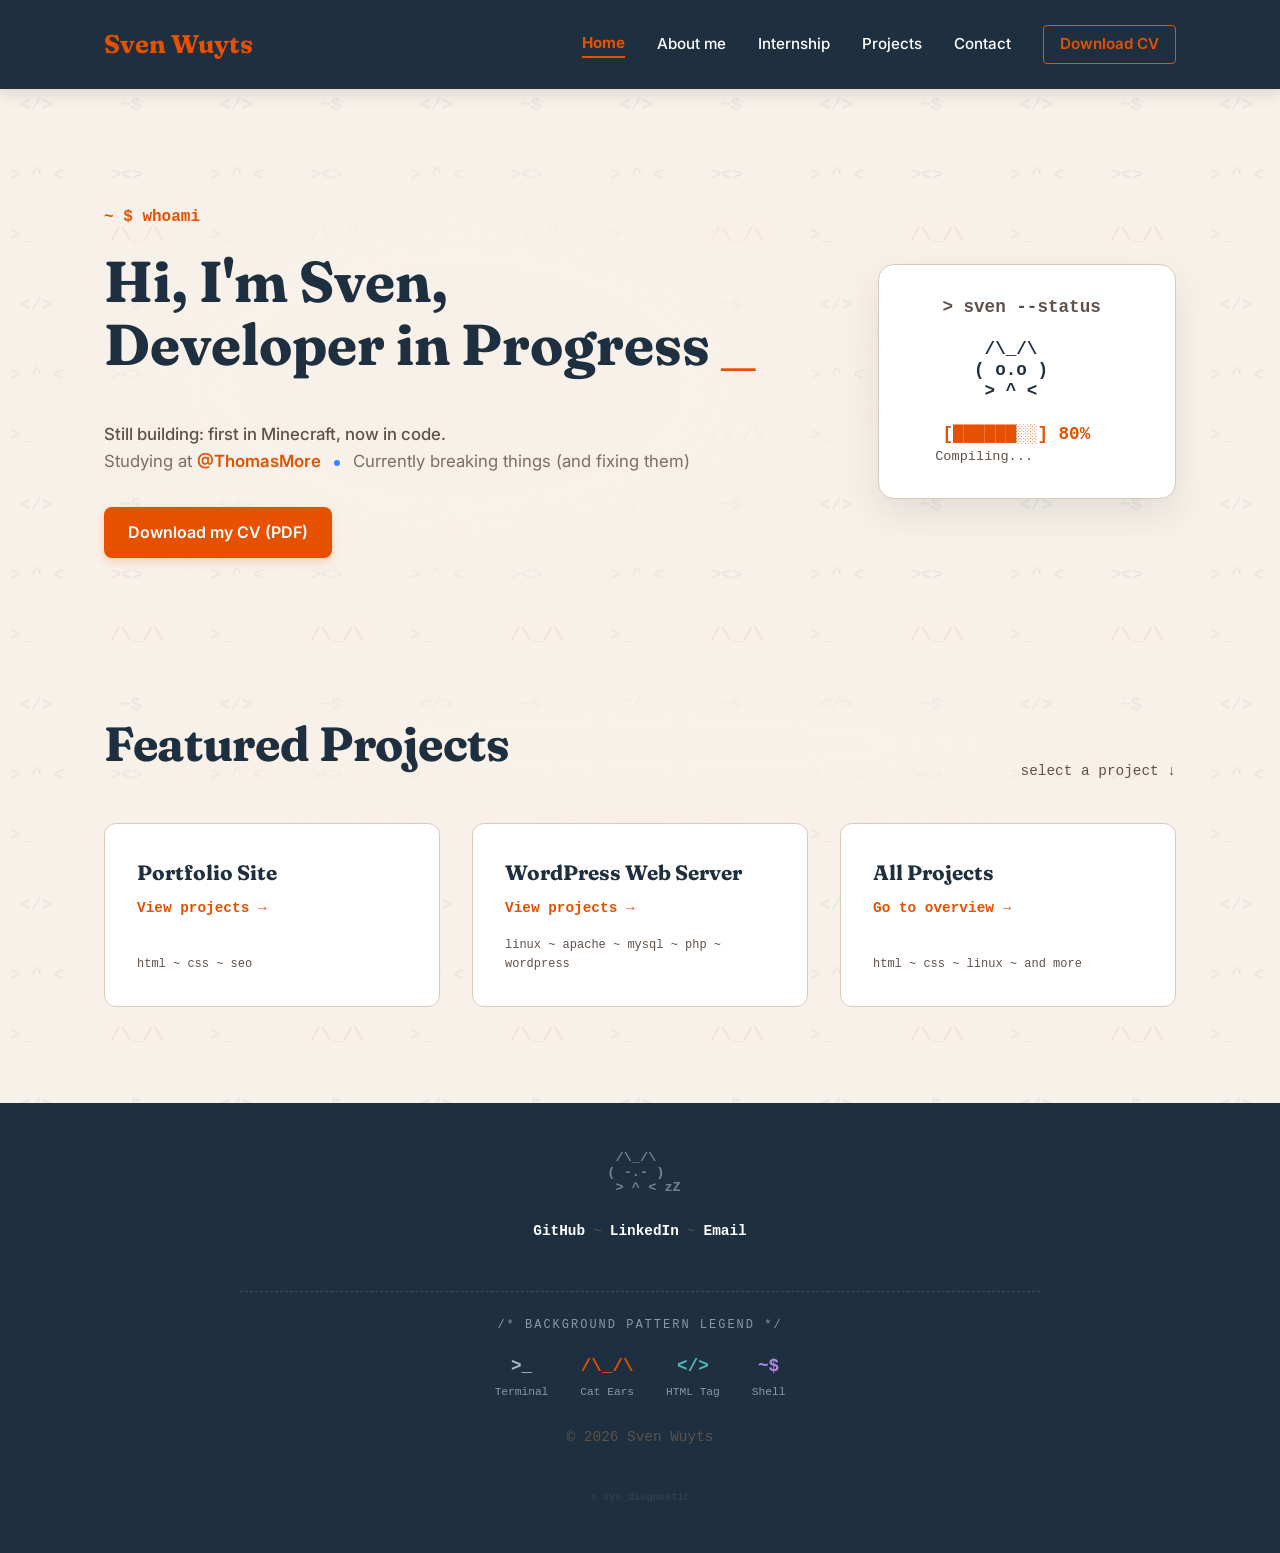
<file: index.html>
<!DOCTYPE html>
<html lang="en">
<head>
    <meta charset="UTF-8">
    <meta name="viewport" content="width=device-width, initial-scale=1.0">
    <meta name="description" content="Welcome to the portfolio of Sven Wuyts, a developer in progress. Discovering the world of programming. From Minecraft builds to web development and java.">

    <meta property="og:title" content="Sven Wuyts ~ Developer in Progress">
    <meta property="og:description" content="Welcome to my portfolio. Exploring the mix of code and creativity.">
    <meta property="og:type" content="website">
    <meta property="og:url" content="https://wuytssven.be">
    <meta property="og:image" content="https://wuytssven.be/media/screenshot-portfolio.png">

    <title>Sven Wuyts ~ Home</title>
    <link rel="stylesheet" href="css/styles.css">
    <link rel="stylesheet" href="https://fonts.googleapis.com/css2?family=Fraunces:opsz,wght@9..144,400..700&family=Inter:wght@400;500;600;700&display=swap">
    <link rel="icon" type="image/svg+xml" href="/media/svg-files/favicon.svg">
</head>
<body>
<a href="#main-content" class="skip-link">Skip to content</a>

<header>
    <div class="header-inner">
        <a href="/" class="logo">Sven Wuyts</a>
        <nav class="nav-links" aria-label="Main navigation">
            <a href="/" class="active">Home</a>
            <a href="/about-me">About me</a>
            <a href="/internship">Internship</a>
            <a href="/projects">Projects</a>
            <a href="/contact">Contact</a>
            <a href="/media/pdf-files/cv.pdf" download class="button-outline">Download CV</a>
        </nav>
    </div>
</header>

<main id="main-content">
    <section class="hero">
        <div class="hero-text">
            <p class="hero-prompt">~ $ whoami</p>
            <h1>Hi, I'm Sven, <br>Developer in Progress&nbsp;<span class="highlight">_</span></h1>
            <p class="hero-subtext">
                <span>Still building: first in Minecraft, now in code.</span><br>
                <span>
                        Studying at <a
                        href="https://thomasmore.be/nl/opleidingen/graduaat/programmeren/sint-katelijne-waver/basistraject"
                        target="_blank" class="handle-link">@ThomasMore</a>
                        <span class="pulsing-dot" aria-hidden="true"></span> Currently breaking things (and fixing them)
                    </span>
            </p>
            <a href="/media/pdf-files/cv.pdf" download class="button-solid">Download my CV (PDF)</a>
        </div>

        <figure class="hero-ascii" aria-label="Terminal view with an ASCII cat">
<pre aria-hidden="true">
<span class="prompt">   &gt; sven --status   </span>

<span class="cat">       /\_/\          </span>
<span class="cat" id="cat-eyes">      ( o.o )         </span>
<span class="cat">       > ^ <          </span>

<span class="load">   [██████░░] 80%     </span>
<span class="sub" id="cat-status">   Compiling...       </span>
</pre>
        </figure>
    </section>

    <section class="home-projects">
        <div class="section-title">
            <h2>Featured Projects</h2>
            <p class="scroll-hint" aria-hidden="true">select a project ↓</p>
        </div>

        <div class="home-projects-grid">
            <a href="html/projects.html" class="home-projects-card">
                <h3>Portfolio Site</h3>
                <p class="card-link">View projects →</p>
                <div class="card-tags">html ~ css ~ seo</div>
            </a>

            <a href="html/projects.html" class="home-projects-card">
                <h3>WordPress Web Server</h3>
                <p class="card-link">View projects →</p>
                <div class="card-tags">linux ~ apache ~ mysql ~ php ~ wordpress</div>
            </a>

            <a href="html/projects.html" class="home-projects-card">
                <h3>All Projects</h3>
                <p class="card-link">Go to overview →</p>
                <div class="card-tags">html ~ css ~ linux ~ and more</div>
            </a>
        </div>
    </section>
</main>

<footer>
    <figure class="footer-cat" aria-label="Sleeping cat.">
        <span class="cat-sleeping" aria-hidden="true">  /\_/\<br /> ( -.- )<br />  &gt; ^ &lt; zZ</span>
        <span class="cat-awake" aria-hidden="true">  /\_/\<br /> ( o.o )<br />  &gt; ^ &lt;</span>
        <figcaption class="cat-message" aria-hidden="true">// System initialized</figcaption>
    </figure>

    <nav class="footer-links" aria-label="Social media">
        <a href="https://github.com/Vilduh">GitHub</a> ~ <a href="https://www.linkedin.com/in/wuytssven">LinkedIn</a> ~ <a href="mailto:sven@wuytssven.be">Email</a>
    </nav>

    <aside class="pattern-legend">
        <p class="legend-title">/* Background Pattern Legend */</p>
        <ul class="legend-items">
            <li class="legend-item"><span class="legend-sym sym-navy">&gt;_</span><span class="legend-label">Terminal</span></li>
            <li class="legend-item"><span class="legend-sym sym-orange">/\_/\</span><span class="legend-label">Cat Ears</span></li>
            <li class="legend-item"><span class="legend-sym sym-teal">&lt;/&gt;</span><span class="legend-label">HTML Tag</span></li>
            <li class="legend-item"><span class="legend-sym sym-purple">~$</span><span class="legend-label">Shell</span></li>
        </ul>
    </aside>

    <p>© 2026 Sven Wuyts</p>

    <a href="/404"
       style="display: block; margin-top: 1rem; font-size: 0.65rem; color: #8899a6; opacity: 0.15; text-decoration: none; transition: all 0.3s;"
       onmouseover="this.style.opacity='1'; this.style.color='var(--accent)';"
       onmouseout="this.style.opacity='0.15'; this.style.color='#8899a6';"
       title="Test the 404 page">
        &gt; sys_diagnostic
    </a>
</footer>

<script>
    const catEyes = document.getElementById('cat-eyes');
    const catStatus = document.getElementById('cat-status');
    let idleTimer;

    function resetIdleTimer() {
        clearTimeout(idleTimer);
        if (catEyes && catStatus) {
            catEyes.textContent = "      ( o.o )         ";
            catStatus.textContent = "   Compiling...       ";
        }
        idleTimer = setTimeout(() => {
            if (catEyes && catStatus) {
                catEyes.textContent = "      ( -.- )         ";
                catStatus.textContent = "   zzZ...             ";
            }
        }, 20000);
    }

    document.addEventListener('mousemove', resetIdleTimer);
    document.addEventListener('keydown', resetIdleTimer);
    resetIdleTimer();
</script>
</body>
</html>
</file>
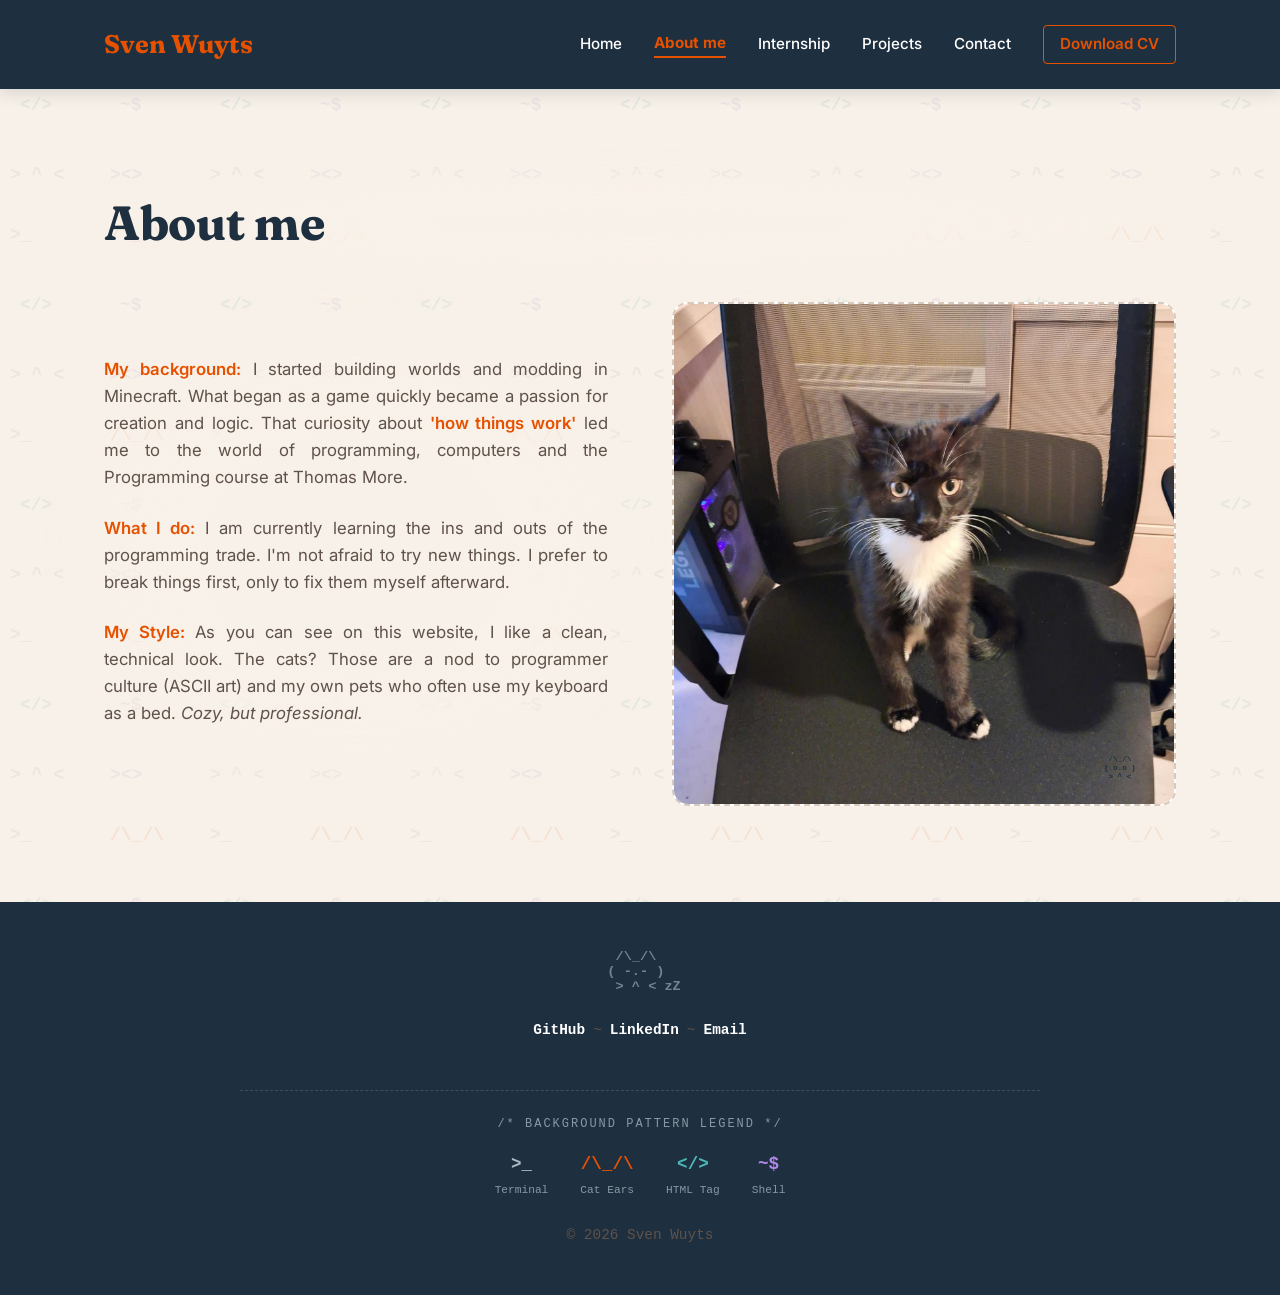
<file: html/about-me.html>
<!DOCTYPE html>
<html lang="en">
<head>
    <meta charset="UTF-8">
    <meta name="viewport" content="width=device-width, initial-scale=1.0">
    <meta name="description" content="Read more about Sven's journey from Minecraft modding to programming at Thomas More. Discover his 'cozy terminal' style and meet his cat supervisor.">
    <title>Sven Wuyts ~ About me</title>
    <link rel="stylesheet" href="../css/styles.css">
    <link rel="stylesheet" href="https://fonts.googleapis.com/css2?family=Fraunces:opsz,wght@9..144,400..700&family=Inter:wght@400;500;600;700&display=swap">
    <link rel="canonical" href="https://wuytssven.be">
    <link rel="icon" type="image/svg+xml" href="/media/svg-files/favicon.svg">
</head>
<body>
<a href="#main-content" class="skip-link">Skip to content</a>

<header>
    <div class="header-inner">
        <a href="/" class="logo">Sven Wuyts</a>
        <nav class="nav-links" aria-label="Main navigation">
            <a href="/">Home</a>
            <a href="/about-me" class="active">About me</a>
            <a href="/internship">Internship</a>
            <a href="/projects">Projects</a>
            <a href="/contact">Contact</a>
            <a href="/media/pdf-files/cv.pdf" download class="button-outline">Download CV</a>
        </nav>
    </div>
</header>

<main id="main-content">
    <section id="about">
        <div class="section-title">
            <h2>About me</h2>
        </div>
        <div class="about-grid">
            <div class="about-text">
                <p><strong>My background:</strong> I started building worlds and modding in Minecraft.
                    What began as a game quickly became a passion for creation and logic. That curiosity about
                    <strong>'how things work'</strong> led me to the world of programming, computers and the
                    Programming course at Thomas More.</p>

                <p><strong>What I do:</strong> I am currently learning the ins and outs of the programming trade.
                    I'm not afraid to try new things. I prefer to break things first, only to fix them myself afterward.
                </p>

                <p><strong>My Style:</strong> As you can see on this website, I like a clean, technical look. The cats?
                    Those are a nod to programmer culture (ASCII art) and my own pets who often use my keyboard as a
                    bed.
                    <em>Cozy, but professional.</em></p>
            </div>

            <figure class="about-image">
                <img src="/media/nada.jpeg" alt="One of the cats sitting on my chair" class="cat-photo">

                <img src="/media/svg-files/cat.svg" alt="ASCII Cat" class="tiny-cat" aria-hidden="true">
            </figure>
        </div>
    </section>
</main>

<footer>
    <figure class="footer-cat" aria-label="Sleeping cat.">
        <span class="cat-sleeping" aria-hidden="true">  /\_/\<br/> ( -.- )<br/>  &gt; ^ &lt; zZ</span>
        <span class="cat-awake" aria-hidden="true">  /\_/\<br/> ( o.o )<br/>  &gt; ^ &lt;</span>
        <figcaption class="cat-message" aria-hidden="true">// System initialized</figcaption>
    </figure>

    <nav class="footer-links" aria-label="Social media">
        <a href="https://github.com/Vilduh">GitHub</a> ~ <a href="https://www.linkedin.com/in/wuytssven">LinkedIn</a> ~ <a
            href="mailto:sven@wuytssven.be">Email</a>
    </nav>

    <aside class="pattern-legend">
        <p class="legend-title">/* Background Pattern Legend */</p>
        <ul class="legend-items">
            <li class="legend-item"><span class="legend-sym sym-navy">&gt;_</span><span
                    class="legend-label">Terminal</span></li>
            <li class="legend-item"><span class="legend-sym sym-orange">/\_/\</span><span
                    class="legend-label">Cat Ears</span></li>
            <li class="legend-item"><span class="legend-sym sym-teal">&lt;/&gt;</span><span class="legend-label">HTML Tag</span>
            </li>
            <li class="legend-item"><span class="legend-sym sym-purple">~$</span><span class="legend-label">Shell</span>
            </li>
        </ul>
    </aside>

    <p>© 2026 Sven Wuyts</p>
</footer>

</body>
</html>
</file>
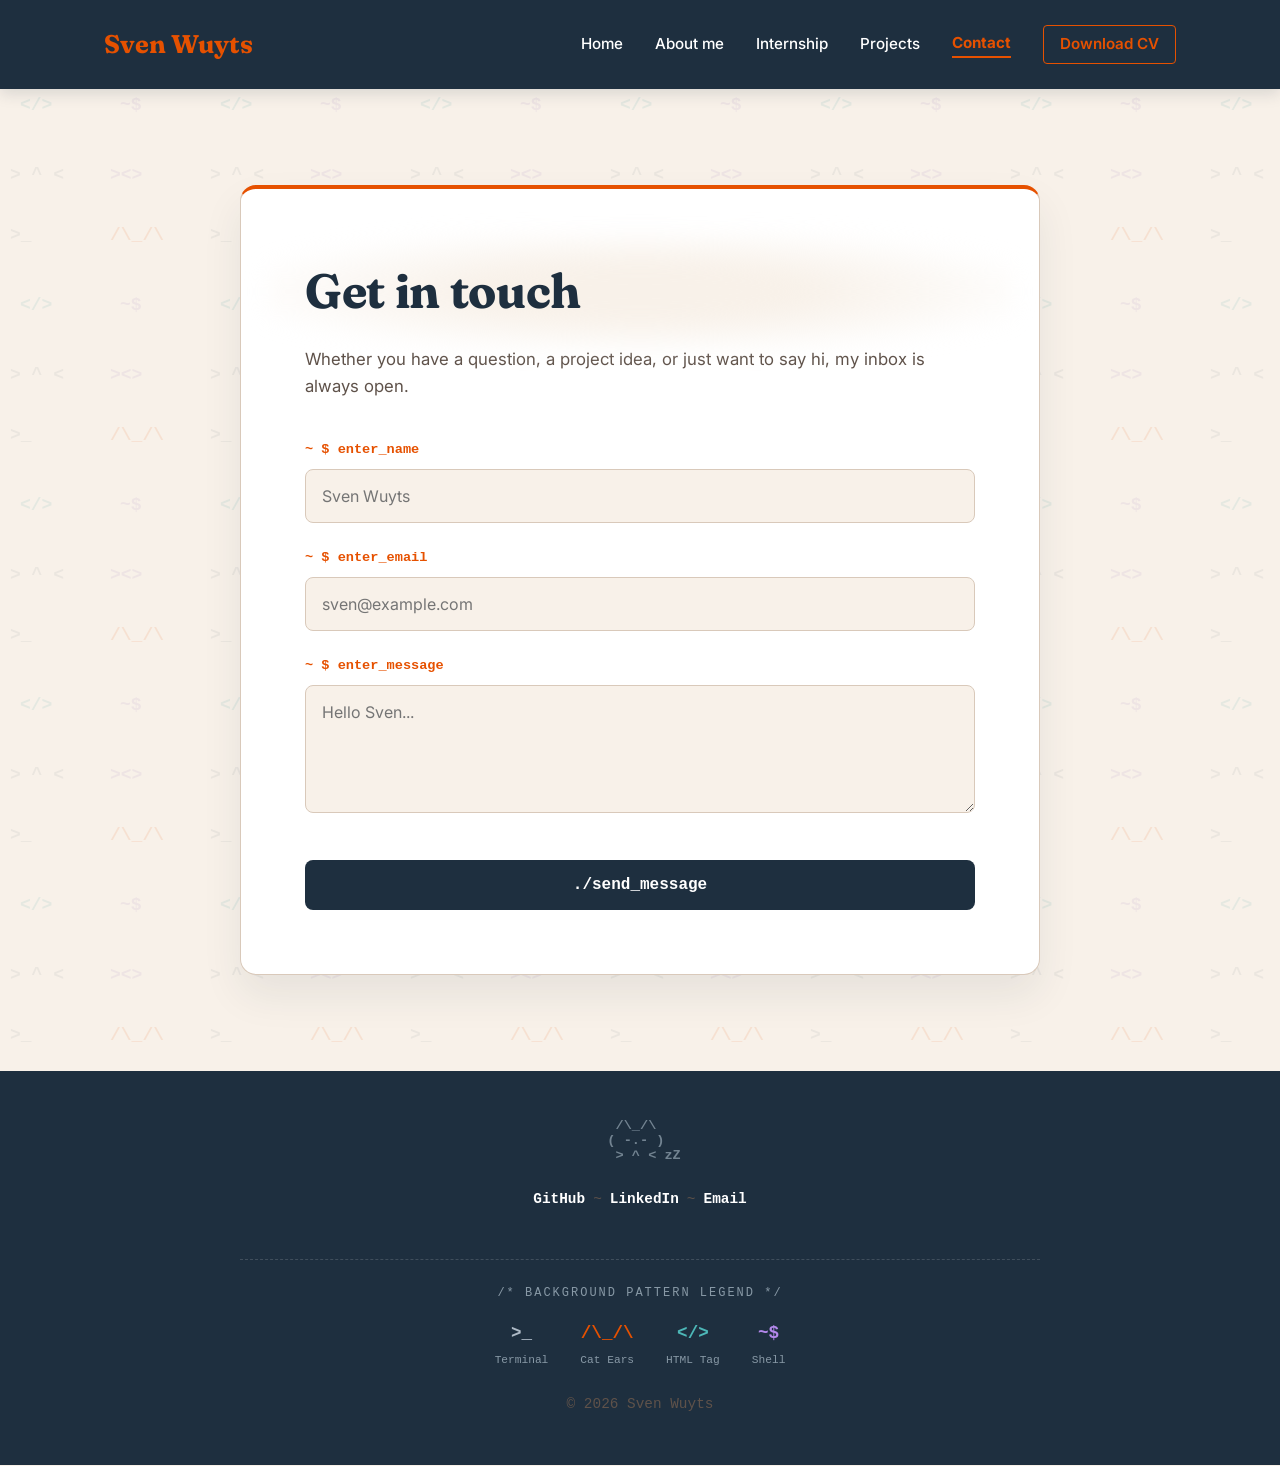
<file: html/contact.html>
<!DOCTYPE html>
<html lang="en">
<head>
    <meta charset="UTF-8">
    <meta name="viewport" content="width=device-width, initial-scale=1.0">
    <meta name="description" content="Get in touch with Sven Wuyts. Whether you have a question, a project idea or just want to say hi. His inbox is always open. Send a message here.">
    <title>Sven Wuyts ~ Contact</title>
    <link rel="stylesheet" href="../css/styles.css">
    <link rel="stylesheet" href="https://fonts.googleapis.com/css2?family=Fraunces:opsz,wght@9..144,400..700&family=Inter:wght@400;500;600;700&display=swap">
    <link rel="canonical" href="https://wuytssven.be">
    <link rel="icon" type="image/svg+xml" href="/media/svg-files/favicon.svg">
</head>
<body>
<a href="#main-content" class="skip-link">Skip to content</a>

<header>
    <div class="header-inner">
        <a href="/" class="logo">Sven Wuyts</a>
        <nav class="nav-links" aria-label="Main navigation">
            <a href="/">Home</a>
            <a href="/about-me">About me</a>
            <a href="/internship">Internship</a>
            <a href="/projects">Projects</a>
            <a href="/contact" class="active">Contact</a>
            <a href="/media/pdf-files/cv.pdf" download class="button-outline">Download CV</a>
        </nav>
    </div>
</header>

<main id="main-content">
    <section id="contact">
        <div class="contact-container">
            <div class="section-title">
                <h2>Get in touch</h2>
            </div>
            <p>Whether you have a question, a project idea, or just want to say hi, my inbox is always open.</p>

            <form action="/mailform.php" method="post">
                <div class="form-group">
                    <label for="name">~ $ enter_name</label>
                    <input type="text" id="name" name="name" placeholder="Sven Wuyts" aria-label="Your full name" required>
                </div>

                <div class="form-group">
                    <label for="email">~ $ enter_email</label>
                    <input type="email" id="email" name="email" placeholder="sven@example.com" aria-label="Your email address" required>
                </div>

                <div class="form-group">
                    <label for="message">~ $ enter_message</label>
                    <textarea name="message" id="message" placeholder="Hello Sven..." aria-label="Your message" required></textarea>
                </div>

                <label>
                    <input type="text" name="website" style="display: none;" tabindex="-1" autocomplete="off">
                </label>

                <button type="submit">./send_message</button>
            </form>
            <p id="form-status" class="terminal-output"></p>
        </div>
    </section>
</main>

<footer>
    <figure class="footer-cat" aria-label="Sleeping cat.">
        <span class="cat-sleeping" aria-hidden="true">  /\_/\<br /> ( -.- )<br />  &gt; ^ &lt; zZ</span>
        <span class="cat-awake" aria-hidden="true">  /\_/\<br /> ( o.o )<br />  &gt; ^ &lt;</span>
        <figcaption class="cat-message" aria-hidden="true">// System initialized</figcaption>
    </figure>

    <nav class="footer-links" aria-label="Social media">
        <a href="https://github.com/Vilduh">GitHub</a> ~ <a href="https://www.linkedin.com/in/wuytssven">LinkedIn</a> ~ <a href="mailto:sven@wuytssven.be">Email</a>
    </nav>

    <aside class="pattern-legend">
        <p class="legend-title">/* Background Pattern Legend */</p>
        <ul class="legend-items">
            <li class="legend-item"><span class="legend-sym sym-navy">&gt;_</span><span class="legend-label">Terminal</span></li>
            <li class="legend-item"><span class="legend-sym sym-orange">/\_/\</span><span class="legend-label">Cat Ears</span></li>
            <li class="legend-item"><span class="legend-sym sym-teal">&lt;/&gt;</span><span class="legend-label">HTML Tag</span></li>
            <li class="legend-item"><span class="legend-sym sym-purple">~$</span><span class="legend-label">Shell</span></li>
        </ul>
    </aside>

    <p>© 2026 Sven Wuyts</p>
</footer>

<script>
    const params = new URLSearchParams(window.location.search);
    const statusEl = document.getElementById("form-status");

    if (params.get("status") === "sent") {
        statusEl.textContent = "> [OK] Message transmitted successfully.";
        statusEl.classList.add("status-ok");
    } else if (params.get("status") === "error") {
        statusEl.textContent = "> [ERR] Transmission failed. Check your inputs and try again.";
        statusEl.classList.add("status-err");
    }
</script>
</body>
</html>
</file>
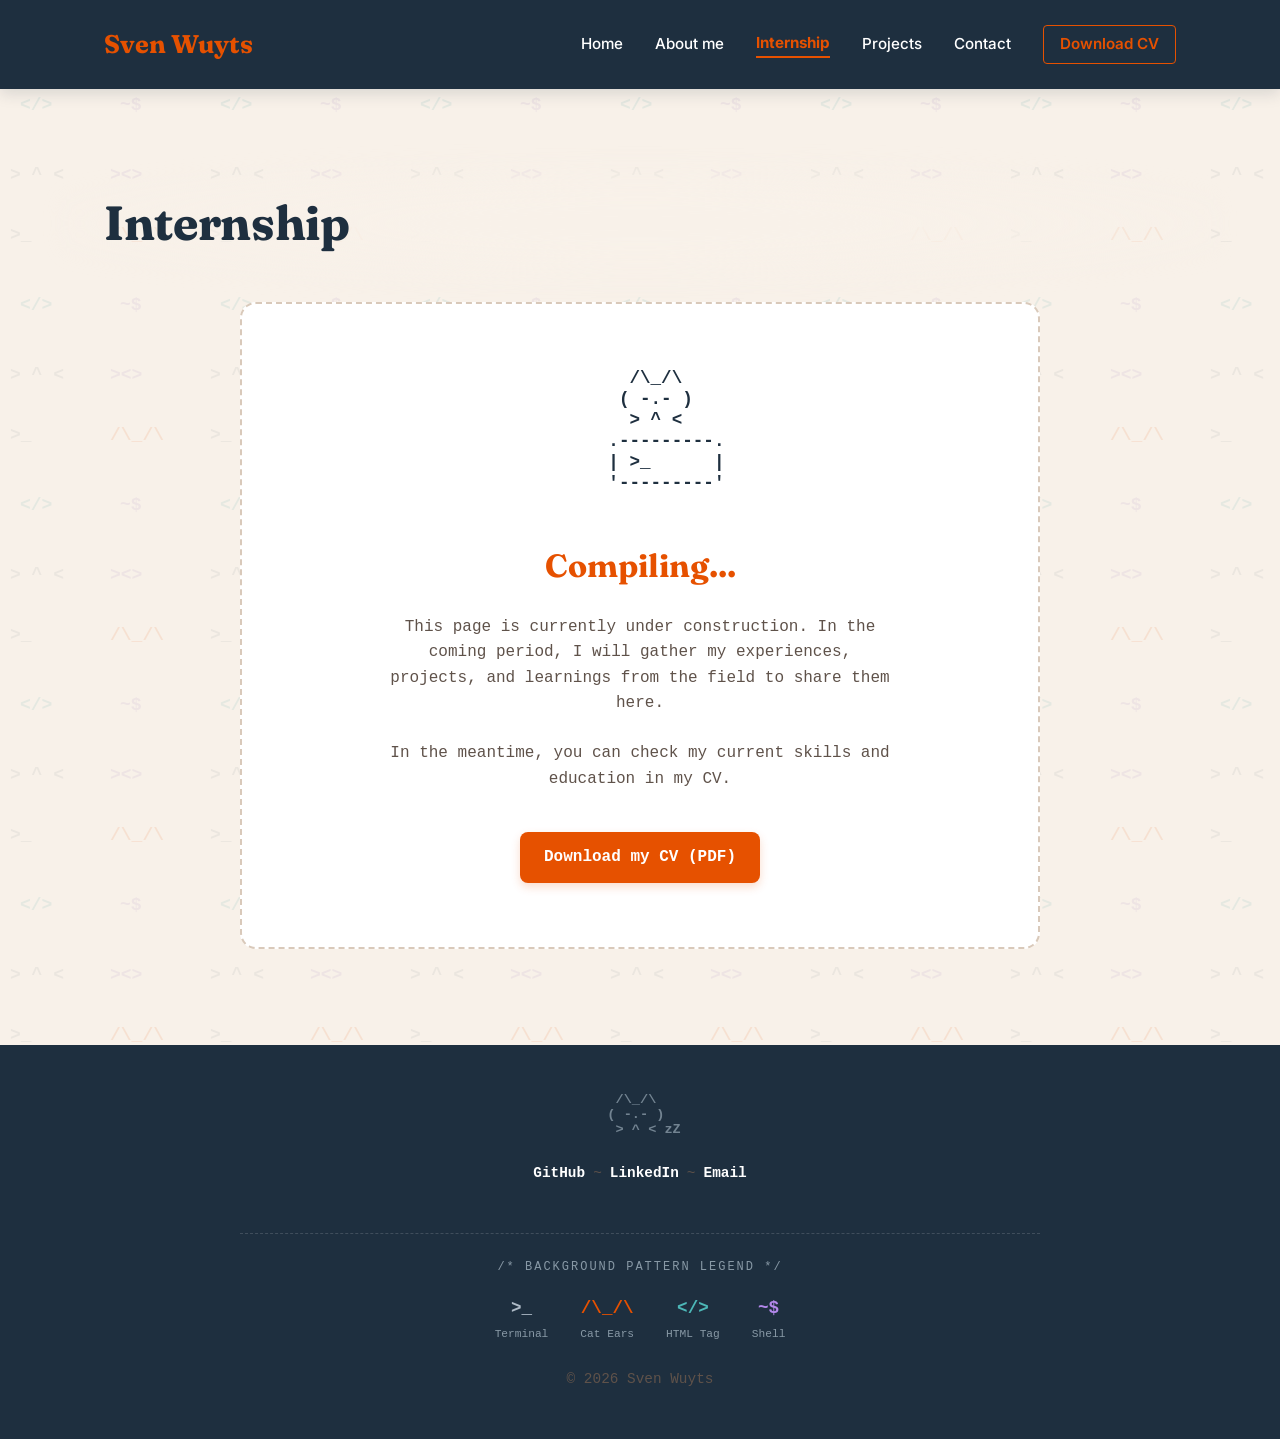
<file: html/Internship.html>
<!DOCTYPE html>
<html lang="en">
<head>
    <meta charset="UTF-8">
    <meta name="viewport" content="width=device-width, initial-scale=1.0">
    <title>Sven Wuyts ~ Internship</title>
    <link rel="stylesheet" href="../css/styles.css">
    <link rel="stylesheet" href="https://fonts.googleapis.com/css2?family=Fraunces:opsz,wght@9..144,400..700&family=Inter:wght@400;500;600;700&display=swap">
    <link rel="canonical" href="https://wuytssven.be">
    <link rel="icon" type="image/svg+xml" href="/media/favicon.svg">
</head>
<body>
<a href="#main-content" class="skip-link">Skip to content</a>

<header>
    <div class="header-inner">
        <a href="/" class="logo">Sven Wuyts</a>
        <nav class="nav-links" aria-label="Main navigation">
            <a href="/">Home</a>
            <a href="/about-me">About me</a>
            <a href="/internship" class="active">Internship</a>
            <a href="/projects">Projects</a>
            <a href="/contact">Contact</a>
            <a href="/media/cv.pdf" download class="button-outline">Download CV</a>
        </nav>
    </div>
</header>

<main id="main-content">
    <section>
        <div class="section-title">
            <h2>Internship</h2>
        </div>

        <div class="placeholder-box">
            <pre aria-hidden="true">
       /\_/\
      ( -.- )
       > ^ <
     .---------.
     | >_      |
     '---------'
            </pre>
            <h3>Compiling...</h3>

            <p>
                This page is currently under construction. In the coming period,
                I will gather my experiences, projects, and learnings from the field to share them here.
            </p>

            <p>
                In the meantime, you can check my current skills and education in my CV.
            </p>

            <a href="media/cv.pdf" download class="button-solid" style="margin-top: 1rem">Download my CV (PDF)</a>
        </div>
    </section>
</main>

<footer>
    <figure class="footer-cat" aria-label="Sleeping cat.">
        <span class="cat-sleeping" aria-hidden="true">  /\_/\<br /> ( -.- )<br />  &gt; ^ &lt; zZ</span>
        <span class="cat-awake" aria-hidden="true">  /\_/\<br /> ( o.o )<br />  &gt; ^ &lt;</span>
        <figcaption class="cat-message" aria-hidden="true">// System initialized</figcaption>
    </figure>

    <nav class="footer-links" aria-label="Social media">
        <a href="https://github.com/Vilduh">GitHub</a> ~ <a href="#">LinkedIn</a> ~ <a href="mailto:sven@wuytssven.be">Email</a>
    </nav>

    <aside class="pattern-legend">
        <p class="legend-title">/* Background Pattern Legend */</p>
        <ul class="legend-items">
            <li class="legend-item"><span class="legend-sym sym-navy">&gt;_</span><span class="legend-label">Terminal</span></li>
            <li class="legend-item"><span class="legend-sym sym-orange">/\_/\</span><span class="legend-label">Cat Ears</span></li>
            <li class="legend-item"><span class="legend-sym sym-teal">&lt;/&gt;</span><span class="legend-label">HTML Tag</span></li>
            <li class="legend-item"><span class="legend-sym sym-purple">~$</span><span class="legend-label">Shell</span></li>
        </ul>
    </aside>

    <p>© 2026 Sven Wuyts</p>
</footer>
</body>
</html>
</file>
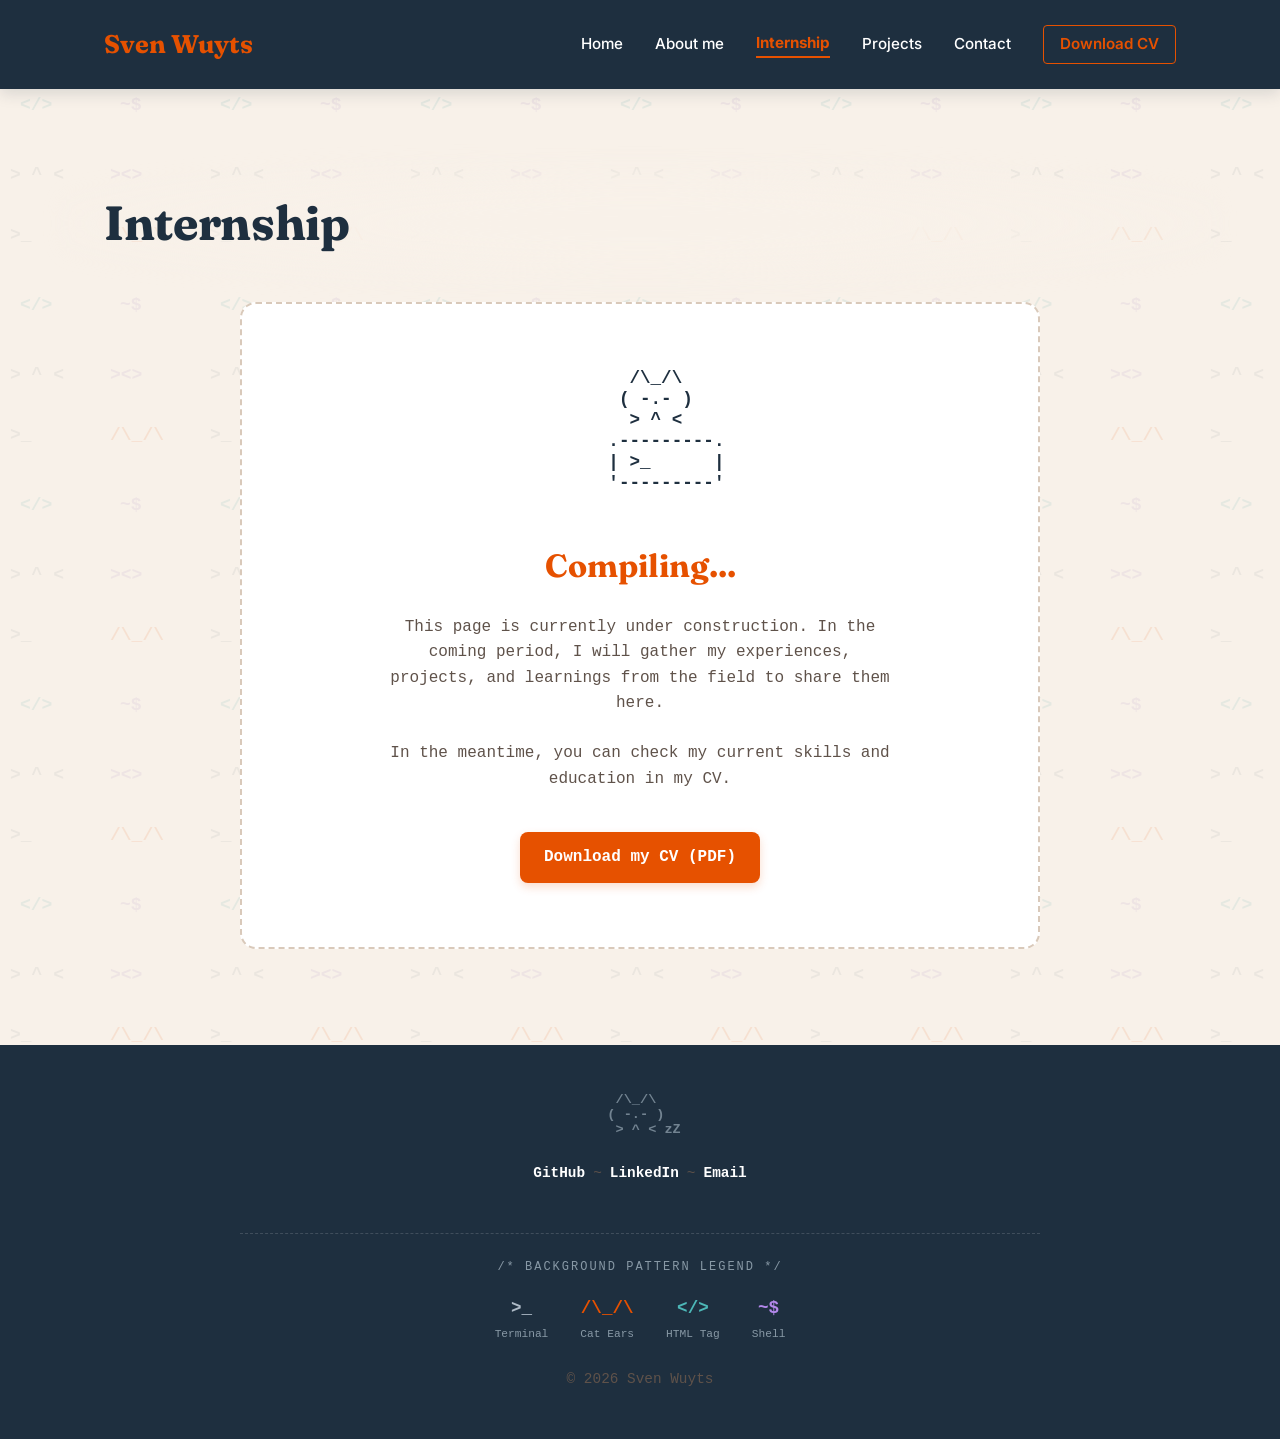
<file: html/internship.html>
<!DOCTYPE html>
<html lang="en">
<head>
    <meta charset="UTF-8">
    <meta name="viewport" content="width=device-width, initial-scale=1.0">
    <meta name="description" content="Sven's internship experiences are currently compiling. Check back soon to read about his learnings in the programming field.">
    <title>Sven Wuyts ~ Internship</title>
    <link rel="stylesheet" href="../css/styles.css">
    <link rel="stylesheet" href="https://fonts.googleapis.com/css2?family=Fraunces:opsz,wght@9..144,400..700&family=Inter:wght@400;500;600;700&display=swap">
    <link rel="canonical" href="https://wuytssven.be">
    <link rel="icon" type="image/svg+xml" href="/media/svg-files/favicon.svg">
</head>
<body>
<a href="#main-content" class="skip-link">Skip to content</a>

<header>
    <div class="header-inner">
        <a href="/" class="logo">Sven Wuyts</a>
        <nav class="nav-links" aria-label="Main navigation">
            <a href="/">Home</a>
            <a href="/about-me">About me</a>
            <a href="/internship" class="active">Internship</a>
            <a href="/projects">Projects</a>
            <a href="/contact">Contact</a>
            <a href="/media/pdf-files/cv.pdf" download class="button-outline">Download CV</a>
        </nav>
    </div>
</header>

<main id="main-content">
    <section>
        <div class="section-title">
            <h2>Internship</h2>
        </div>

        <div class="placeholder-box">
            <pre aria-hidden="true">
       /\_/\
      ( -.- )
       > ^ <
     .---------.
     | >_      |
     '---------'
            </pre>
            <h3>Compiling...</h3>

            <p>
                This page is currently under construction. In the coming period,
                I will gather my experiences, projects, and learnings from the field to share them here.
            </p>

            <p>
                In the meantime, you can check my current skills and education in my CV.
            </p>

            <a href="/media/pdf-files/cv.pdf" download class="button-solid" style="margin-top: 1rem">Download my CV (PDF)</a>
        </div>
    </section>
</main>

<footer>
    <figure class="footer-cat" aria-label="Sleeping cat.">
        <span class="cat-sleeping" aria-hidden="true">  /\_/\<br /> ( -.- )<br />  &gt; ^ &lt; zZ</span>
        <span class="cat-awake" aria-hidden="true">  /\_/\<br /> ( o.o )<br />  &gt; ^ &lt;</span>
        <figcaption class="cat-message" aria-hidden="true">// System initialized</figcaption>
    </figure>

    <nav class="footer-links" aria-label="Social media">
        <a href="https://github.com/Vilduh">GitHub</a> ~ <a href="www.linkedin.com/in/wuytssven">LinkedIn</a> ~ <a href="mailto:sven@wuytssven.be">Email</a>
    </nav>

    <aside class="pattern-legend">
        <p class="legend-title">/* Background Pattern Legend */</p>
        <ul class="legend-items">
            <li class="legend-item"><span class="legend-sym sym-navy">&gt;_</span><span class="legend-label">Terminal</span></li>
            <li class="legend-item"><span class="legend-sym sym-orange">/\_/\</span><span class="legend-label">Cat Ears</span></li>
            <li class="legend-item"><span class="legend-sym sym-teal">&lt;/&gt;</span><span class="legend-label">HTML Tag</span></li>
            <li class="legend-item"><span class="legend-sym sym-purple">~$</span><span class="legend-label">Shell</span></li>
        </ul>
    </aside>

    <p>© 2026 Sven Wuyts</p>
</footer>
</body>
</html>
</file>
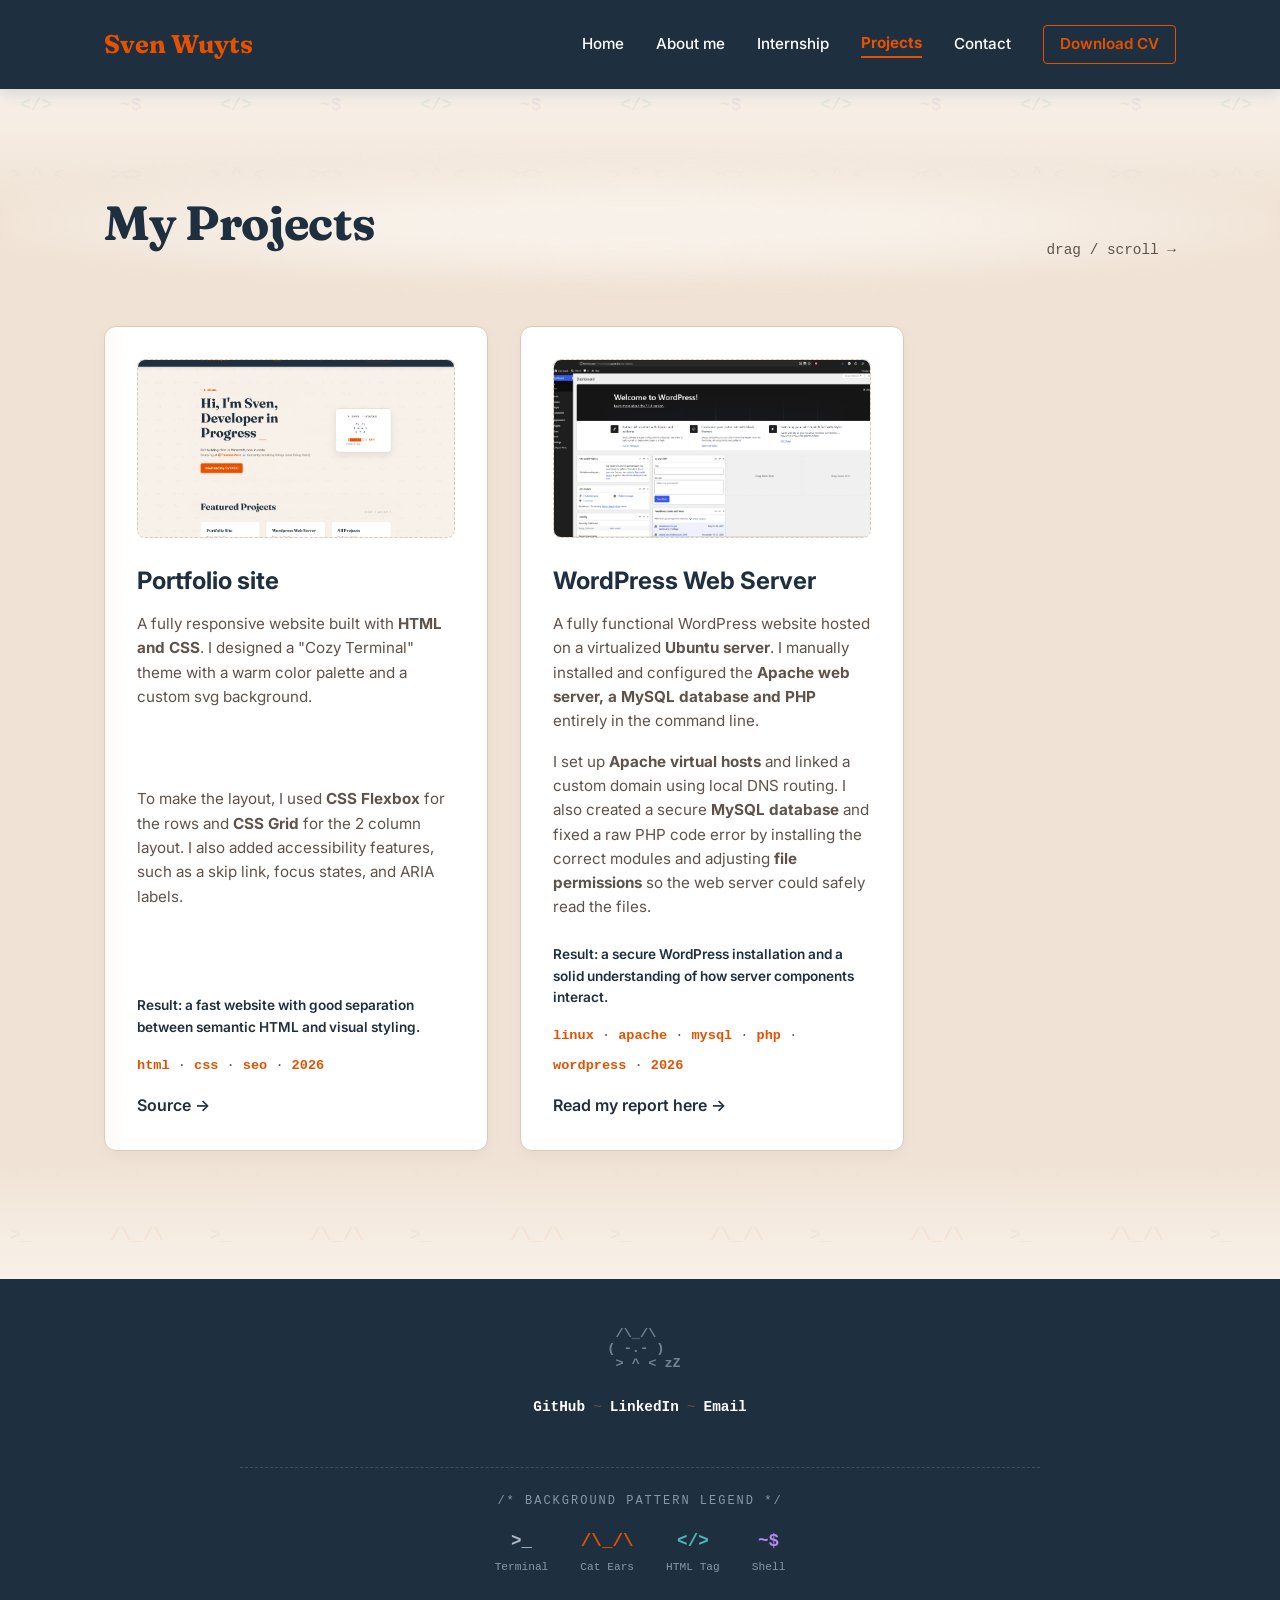
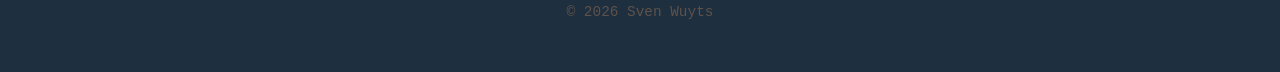
<file: html/projects.html>
<!DOCTYPE html>
<html lang="en">
<head>
    <meta charset="UTF-8">
    <meta name="viewport" content="width=device-width, initial-scale=1.0">
    <meta name="description" content="Discover the projects of Sven Wuyts. From the custom HTML/CSS portfolio to setting up a virtual WordPress server in Linux.">
    <title>Sven Wuyts ~ Projects</title>
    <link rel="stylesheet" href="../css/styles.css">
    <link rel="stylesheet" href="https://fonts.googleapis.com/css2?family=Fraunces:opsz,wght@9..144,400..700&family=Inter:wght@400;500;600;700&display=swap">
    <link rel="canonical" href="https://wuytssven.be">
    <link rel="icon" type="image/svg+xml" href="/media/svg-files/favicon.svg">
</head>
<body>
<a href="#main-content" class="skip-link">Skip to content</a>

<header>
    <div class="header-inner">
        <a href="/" class="logo">Sven Wuyts</a>
        <nav class="nav-links" aria-label="Main navigation">
            <a href="/">Home</a>
            <a href="/about-me">About me</a>
            <a href="/internship">Internship</a>
            <a href="/projects" class="active">Projects</a>
            <a href="/contact">Contact</a>
            <a href="/media/pdf-files/cv.pdf" download class="button-outline">Download CV</a>
        </nav>
    </div>
</header>

<main id="main-content">
    <section class="projects-wrapper" id="projects">
        <div class="projects-inner">
            <div class="section-title">
                <h2>My Projects</h2>
                <p class="scroll-hint" aria-hidden="true"> drag / scroll →</p>
            </div>

            <div class="projects-mask">
                <ul class="projects-container" tabindex="0" role="region" aria-label="Horizontal project carousel">

                    <li>
                        <article class="project-card">
                            <figure class="project-image">
                                <img src="/media/screenshot-portfolio.png" alt="Screenshot of my Portfolio"
                                     class="project-screenshot">

                                <img src="/media/svg-files/cat.svg" alt="" class="hidden-cat" aria-hidden="true">
                            </figure>
                            <h3>Portfolio site</h3>
                            <p>
                                A fully responsive website built with <strong> HTML and CSS</strong>. I designed
                                a "Cozy Terminal" theme with a warm color palette and a custom svg background.
                            </p>
                            <p>
                                To make the layout, I used <strong>CSS Flexbox</strong> for the rows and
                                <strong>CSS Grid</strong> for the 2 column layout. I also added accessibility features,
                                such as a skip link, focus states, and ARIA labels.
                            </p>
                            <em>Result: a fast website with good separation between semantic HTML and visual styling. </em>

                            <ul class="project-tags">
                                <li>html</li><li>css</li><li>seo</li><li>2026</li>
                            </ul>
                            <div class="project-links">
                                <a href="https://github.com/Vilduh/wuytssven.be">Source →</a>
                            </div>
                        </article>
                    </li>

                    <li>
                        <article class="project-card">
                            <figure class="project-image">
                                <img src="/media/screenshot-wordpress.png" alt="Screenshot of the wordpress server"
                                     class="project-screenshot">

                                <img src="/media/svg-files/cat.svg" alt="" class="hidden-cat" aria-hidden="true">
                            </figure>
                            <h3>WordPress Web Server</h3>
                            <p>
                                A fully functional WordPress website hosted on a virtualized <strong>Ubuntu server</strong>.
                                I manually installed and configured the <strong>Apache web server, a MySQL database and PHP</strong>
                                entirely in the command line.
                            </p>
                            <p>
                                I set up <strong>Apache virtual hosts</strong> and linked a custom domain using local DNS routing.
                                I also created a secure <strong>MySQL database</strong> and fixed a raw PHP code error by installing
                                the correct modules and adjusting <strong>file permissions</strong> so the web server could safely
                                read the files.
                            </p>
                            <em>Result: a secure WordPress installation and a solid understanding of how server components interact.</em>

                            <ul class="project-tags">
                                <li>linux</li><li>apache</li><li>mysql</li><li>php</li><li>wordpress</li><li>2026</li>
                            </ul>
                            <div class="project-links">
                                <a href="/media/pdf-files/wordpress-opdracht-sven.pdf">Read my report here →</a>
                            </div>
                        </article>
                    </li>
                </ul>
            </div>
        </div>
    </section>


</main>

<footer>
    <figure class="footer-cat" aria-label="Sleeping cat.">
        <span class="cat-sleeping" aria-hidden="true">  /\_/\<br /> ( -.- )<br />  &gt; ^ &lt; zZ</span>
        <span class="cat-awake" aria-hidden="true">  /\_/\<br /> ( o.o )<br />  &gt; ^ &lt;</span>
        <figcaption class="cat-message" aria-hidden="true">// System initialized</figcaption>
    </figure>

    <nav class="footer-links" aria-label="Social media">
        <a href="https://github.com/Vilduh">GitHub</a> ~ <a href="https://www.linkedin.com/in/wuytssven">LinkedIn</a> ~ <a href="mailto:sven@wuytssven.be">Email</a>
    </nav>

    <aside class="pattern-legend">
        <p class="legend-title">/* Background Pattern Legend */</p>
        <ul class="legend-items">
            <li class="legend-item"><span class="legend-sym sym-navy">&gt;_</span><span class="legend-label">Terminal</span></li>
            <li class="legend-item"><span class="legend-sym sym-orange">/\_/\</span><span class="legend-label">Cat Ears</span></li>
            <li class="legend-item"><span class="legend-sym sym-teal">&lt;/&gt;</span><span class="legend-label">HTML Tag</span></li>
            <li class="legend-item"><span class="legend-sym sym-purple">~$</span><span class="legend-label">Shell</span></li>
        </ul>
    </aside>

    <p>© 2026 Sven Wuyts</p>
</footer>
</body>
</html>
</file>
<file: css/styles.css>
/* kleuren en lettertypes 1 keer, later gebruik van de design tokens */
:root {
    --background-color: #f8f1e9;
    --header-background: #1e2f3f;
    --card-background: #ffffff;
    --section-backround: #f0e3d5;
    --text-main: #1e2f3f;
    --text-sub: #5f524a;
    --accent: #e65100;
    --dot-blue: #3a86ff;
    --nav-text: #ffffff;
    --border-color: #d9c9ba;

    --font-serif: 'Fraunces', serif;
    --font-sans: 'Inter', -apple-system, BlinkMacSystemFont, "Segoe UI", Roboto, sans-serif;
    --font-mono: ui-monospace, 'JetBrains Mono', 'IBM Plex Mono', 'SF Mono', Menlo, Consolas, monospace;
    --font-ascii: "Courier New", Courier, monospace;
}

html {
    font-size: 100%;
    scroll-behavior: smooth;
}

* {
    box-sizing: border-box;
    margin: 0;
    padding: 0;
}

::selection {
    background-color: var(--header-background);
    color: var(--accent);
    text-shadow: 0 0 5px var(--accent);
}

.skip-link {
    position: absolute;
    top: -100px;
    left: 1rem;
    background: var(--accent);
    color: white;
    padding: 1rem;
    z-index: 9999;
    text-decoration: none;
    font-weight: bold;
    border-radius: 0 0 0.5rem 0.5rem;
    transition: top 0.3s;
}

.skip-link:focus {
    top: 0;
}

*:focus-visible {
    outline: 3px solid var(--accent);
    outline-offset: 3px;
}

ul {
    list-style: none;
}

figure {
    margin: 0;
}

figcaption {
    display: block;
}

body {
    background-color: var(--background-color);
    background-image: url("../media/svg-files/pattern.svg");
    background-size: 200px 200px;
    overflow-x: clip;
    font-family: var(--font-sans);
    color: var(--text-main);
    line-height: 1.6;
}

/* gedeelde layouts en typografie */

section {
    padding: 6rem 5vw;
    max-width: 75rem;
    margin: 0 auto;
    position: relative;
    z-index: 10;
}

h1,
.section-title h2,
.home-projects-card h3,
.home-projects-card h3,
.logo {
    font-family: var(--font-serif);
    font-variation-settings: 'SOFT' 50, 'WONK' 1;
}

.section-title {
    display: flex;
    justify-content: space-between;
    align-items: flex-end;
    margin-bottom: 2.5rem;
    position: relative;
    z-index: 2;
}

.section-title h2 {
    font-size: clamp(2rem, 4vw, 3rem);
    font-weight: 700;
    color: var(--text-main);
    letter-spacing: -0.02rem;
}

.section-title::before {
    content: "";
    position: absolute;
    inset: -20px -40px;
    background: radial-gradient(ellipse at center, var(--background-color) 30%, transparent 80%);
    z-index: -1;
    pointer-events: none;
    filter: blur(10px);
}

/* knoppen en status dot */

.button-outline {
    color: var(--accent) !important;
    border: 1px solid var(--accent);
    padding: 0.4rem 1rem;
    border-radius: 0.25rem;
    font-weight: 600 !important;
    transition: all 0.2s !important;
}

.button-outline:hover {
    background-color: var(--accent);
    color: var(--header-background) !important;
}

.button-solid {
    display: inline-block;
    background-color: var(--accent);
    color: white;
    text-decoration: none;
    padding: 0.8rem 1.5rem;
    border-radius: 0.5rem;
    font-weight: 600;
    transition: transform 0.2s, background-color 0.2s;
    box-shadow: 0 4px 10px rgba(230, 81, 0, 0.2);
}

.button-solid:hover {
    background-color: #cc4800;
    transform: translateY(-2px);
}

.pulsing-dot {
    display: inline-block;
    width: 6px;
    height: 6px;
    background-color: var(--dot-blue);
    border-radius: 50%;
    margin: 0 0.5rem;
    vertical-align: middle;
    box-shadow: 0 0 0 0 rgba(58, 134, 255, 0.7);
    animation: glow-pulse 2s infinite ease-in-out;
}

@keyframes glow-pulse {
    0% {
        transform: scale(0.95);
        box-shadow: 0 0 0 0 rgba(58, 134, 255, 0.7);
    }
    70% {
        transform: scale(1.15);
        box-shadow: 0 0 0 8px rgba(58, 134, 255, 0);
    }
    100% {
        transform: scale(0.95);
        box-shadow: 0 0 0 0 rgba(58, 134, 255, 0);
    }
}

/* header */
header {
    position: sticky;
    top: 0;
    background-color: var(--header-background);
    z-index: 1000;
    box-shadow: 0 4px 15px rgba(30, 47, 63, 0.15);
}

.header-inner {
    max-width: 75rem;
    margin: 0 auto;
    padding: 1.5rem 5vw;
    display: flex;
    justify-content: space-between;
    align-items: center;
}

.logo {
    color: var(--accent);
    font-size: 1.6rem;
    font-weight: 700;
    text-decoration: none;
}

.nav-links {
    display: flex;
    gap: clamp(1rem, 2.5vw, 2.5rem);
    font-weight: 500;
    align-items: center;
}

.nav-links a {
    color: var(--nav-text);
    text-decoration: none;
    font-size: 0.95rem;
    transition: color 0.2s;
}

.nav-links a:hover {
    color: var(--accent);
}

.nav-links a.active {
    color: var(--accent);
    font-weight: 700;
    border-bottom: 2px solid var(--accent);
}

/* hero */

.hero {
    display: flex;
    justify-content: space-between;
    align-items: center;
    min-height: 65vh;
    padding-top: 6rem;
    padding-bottom: 6rem;
    gap: 4rem;
    flex-wrap: wrap;
}

.hero-text {
    flex: 1;
    min-width: 18rem;
    max-width: 48rem;
    position: relative;
    z-index: 2;
}

.hero-text:before {
    content: "";
    position: absolute;
    inset: -40px;
    background: radial-gradient(ellipse at center, var(--background-color) 40%, transparent 80%);
    z-index: -1;
    pointer-events: none;
    filter: blur(15px);
}

.hero-prompt {
    color: var(--accent);
    font-family: var(--font-mono);
    font-weight: 700;
    margin-bottom: 1.2rem;
}

.hero-text h1 {
    font-size: clamp(2.8rem, 4.5vw, 4.5rem);
    line-height: 1.1;
    margin-bottom: 2.5rem;
}

.highlight {
    color: var(--accent);
    font-family: var(--font-mono);
    font-weight: 400;
    display: inline-block;
    animation: blink-smooth 2s infinite;
}

@keyframes blink-smooth {
    0%, 100% {
        opacity: 1;
    }
    50% {
        opacity: 0.15;
    }
}

.hero-subtext {
    font-size: 1.05rem;
    color: #7d6d63;
    margin-bottom: 2rem;
}

.hero-subtext span:first-of-type {
    color: var(--text-sub);
    font-weight: 500;
}

.handle-link {
    color: var(--accent);
    font-weight: 600;
    text-decoration: none;
}

.handle-link:hover {
    text-decoration: underline;
}

.hero-ascii {
    flex-shrink: 0;
    display: flex;
    flex-direction: column;
    align-items: center;
    position: relative;
    z-index: 2;
}

.hero-ascii pre {
    font-family: var(--font-ascii);
    font-size: 1.1rem;
    line-height: 1.2;
    font-weight: bold;
    color: var(--text-main);
    background-color: var(--card-background);
    padding: 2rem;
    border-radius: 1rem;
    border: 1px solid var(--border-color);
    box-shadow: 0 15px 35px rgba(30, 47, 63, 0.1);
    transition: transform 0.1s;
}

.hero-ascii:active pre {
    transform: scale(0.95)
}

.hero-ascii .prompt {
    color: var(--text-sub)
}

.hero-ascii .cat {
    color: var(--header-background)
}

.hero-ascii .load {
    color: var(--accent)
}

.hero-ascii .sub {
    color: var(--text-sub);
    font-size: 0.85rem;
    font-weight: normal
}

/* projects selectie ( carrousel ) */

.projects-wrapper {
    width: 100vw;
    background: linear-gradient(180deg, transparent 0%, var(--section-backround) 10%, var(--section-backround) 90%, transparent 100%);
    padding: 6rem 0;
    margin: 0;
    position: relative;
    z-index: 10;
    max-width: none;
}

.projects-inner {
    width: 100%
}

.projects-inner .section-title {
    max-width: 75rem;
    margin: 0 auto 2.5rem auto;
    padding: 0 5vw;
}

.scroll-hint {
    font-family: var(--font-mono);
    color: var(--text-sub);
    font-size: 0.9rem;
    animation: pulse 2s infinite;
}

@keyframes pulse {
    0%, 100% {
        opacity: 0.5;
    }
    50% {
        opacity: 1;
    }
}

.projects-mask {
    width: 100%;
    -webkit-mask-image: linear-gradient(to right, transparent 0%, black 10%, black 90%, transparent 100%);
    mask-image: linear-gradient(to right, transparent 0%, black 10%, black 90%, transparent 100%);
}

.projects-container {
    display: flex;
    gap: 2rem;
    overflow-x: auto;
    padding-top: 1.5rem;
    padding-bottom: 2rem;
    padding-left: max(5vw, calc(50vw - 37.5rem + 5vw));
    padding-right: max(5vw, calc(50vw - 37.5rem + 5vw));
    scroll-snap-type: x mandatory;
    scroll-padding-left: max(5vw, calc(50vw - 37.5rem + 5vw));
    scrollbar-width: thin;
    scrollbar-color: var(--accent) var(--border-color);
}

.projects-container:focus-visible {
    outline: 3px solid var(--accent);
    outline-offset: -3px;
    border-radius: 1rem;
}

.projects-container::-webkit-scrollbar {
    height: 0.5rem;
}

.projects-container::-webkit-scrollbar-track {
    background: rgba(0, 0, 0, 0.05);
    border-radius: 0.5rem;
    margin: 0 max(5vw, calc(50vw - 37.5rem + 5vw));
}

.projects-container::-webkit-scrollbar-thumb {
    background-color: var(--accent);
    border-radius: 0.5rem;
}

.projects-container > li {
    flex: 0 0 clamp(20rem, 30vw, 28rem);
    scroll-snap-align: start
}

.project-card {
    height: 100%;
    background-color: var(--card-background);
    border: 1px solid var(--border-color);
    border-radius: 0.75rem;
    padding: 2rem;
    display: flex;
    flex-direction: column;
    transition: transform 0.3s ease, border-color 0.3s ease, box-shadow 0.3s ease;
    box-shadow: 0 4px 15px rgba(0, 0, 0, 0.04);
}

.project-card:hover {
    transform: translateY(-0.5rem);
    border-color: var(--accent);
    box-shadow: 0 15px 30px rgba(230, 81, 0, 0.15);
}

.project-image {
    position: relative;
    width: 100%;
    aspect-ratio: 16/9;
    background-color: var(--background-color);
    background-image: repeating-linear-gradient(45deg, transparent, transparent 10px, rgba(0, 0, 0, 0.03) 10px, rgba(0, 0, 0, 0.03) 20px);
    border-radius: 0.5rem;
    display: flex;
    justify-content: center;
    align-items: center;
    color: var(--text-sub);
    font-family: var(--font-mono);
    font-size: 0.9rem;
    margin-bottom: 1.5rem;
    border: 1px dashed var(--border-color);
    overflow: hidden;
}

.project-image .hidden-cat {
    position: absolute;
    bottom: 15px;
    right: 20px;
    width: 80px;
    opacity: 0;
    transform: translateY(10px);
    transition: all 0.3s ease;

    z-index: 2;
}

.project-image .project-screenshot {
    position: absolute;
    top: 0;
    left: 0;
    width: 100%;
    height: 100%;

    object-fit: cover;
    z-index: 1;
    transition: transform 0.4s ease;
}

.project-card:hover .project-image .hidden-cat {
    opacity: 0.7;
    transform: translateY(0);
}

.project-card h3 {
    font-size: 1.5rem;
    margin-bottom: 0.75rem;
}

.project-card p {
    color: var(--text-sub);
    font-size: 0.95rem;
    flex-grow: 1;
    margin-bottom: 1rem;
}

.project-card em {
    font-size: 0.85rem;
    color: var(--text-main);
    font-weight: 600;
    display: block;
    margin-top: 0.5rem;
    font-style: normal;
}

.project-tags {
    display: flex;
    flex-wrap: wrap;
    gap: 0.5rem;
    margin: 1rem 0;
    font-family: var(--font-mono);
    font-size: 0.85rem;
    color: var(--accent);
    font-weight: bold;
}

.project-tags li::after {
    content: " ·";
    color: var(--text-sub);
    font-weight: normal;
}

.project-tags li:last-child::after {
    content: "";
}

.project-links {
    margin-top: auto;
}

.project-links a {
    color: var(--header-background);
    font-weight: 600;
    text-decoration: none;
    border-bottom: 2px solid transparent;
    transition: all 0.2s;
}

.project-links a:hover {
    color: var(--accent);
    border-color: var(--accent);
}

/* about - me */

.about-grid {
    display: grid;
    grid-template-columns: 1fr 1fr;
    gap: 4rem;
    align-items: center;
}

.about-text {
    position: relative;
    text-align: justify;
    z-index: 2;
}

.about-text::before {
    content: "";
    position: absolute;
    inset: -40px;
    background: radial-gradient(ellipse at center, var(--background-color) 40%, transparent 80%);
    z-index: -1;
    pointer-events: none;
    filter: blur(15px);
}

.about-text p {
    margin-bottom: 1.5rem;
    font-size: 1.05rem;
    color: var(--text-sub);
}

.about-text strong {
    color: var(--accent);
    font-weight: 600;
}

.about-image {
    aspect-ratio: 1/1;
    border: 2px dashed var(--border-color);
    border-radius: 1rem;
    display: flex;
    flex-direction: column;
    justify-content: center;
    align-items: center;
    font-family: var(--font-mono);
    background: var(--card-background);
    transition: background 0.3s;
    gap: 1rem;

    overflow: hidden;
    position: relative;
}

.about-image .cat-photo {
    width: 100%;
    height: 100%;
    object-fit: cover;
    transition: transform 0.4s ease;
}

.about-image:hover {
    background: var(--section-backround);
    border-color: var(--accent);
}

.about-image .tiny-cat {
    width: 65px;
    position: absolute;
    bottom: 15px;
    right: 15px;
    z-index: 2;
}

/* contact */

.contact-container {
    background-color: var(--card-background);
    padding: clamp(2rem, 5vw, 4rem);
    border-radius: 1rem;
    max-width: 50rem;
    margin: 0 auto;
    border: 1px solid var(--border-color);
    border-top: 4px solid var(--accent);
    box-shadow: 0 20px 40px rgba(30, 46, 63, 0.08);
}

.contact-container .section-title {
    display: block;
    margin-bottom: 1rem;
}

.contact-container > p {
    margin-bottom: 2.5rem;
    font-size: 1.05rem;
    color: var(--text-sub);
}

.form-group {
    margin-bottom: 1.5rem
}

.form-group label {
    display: block;
    font-family: var(--font-mono);
    font-size: 0.85rem;
    margin-bottom: 0.5rem;
    color: var(--accent);
    font-weight: bold;
}

.form-group input, .form-group textarea {
    width: 100%;
    padding: 1rem;
    border: 1px solid var(--border-color);
    border-radius: 0.5rem;
    font-family: inherit;
    font-size: 1rem;
    background-color: var(--background-color);
    color: var(--text-main);
    transition: border 0.3s, box-shadow 0.3s;
}

.form-group input:focus, .form-group textarea:focus {
    outline: none;
    border-color: var(--accent);
    box-shadow: 0 0 0 3px rgba(230, 81, 0, 0.15);
    background-color: #ffffff;
}

.form-group textarea {
    resize: vertical;
    min-height: 8rem;
}

button {
    background-color: var(--header-background);
    color: #ffffff;
    border: none;
    padding: 1rem 2rem;
    font-size: 1rem;
    font-weight: bold;
    border-radius: 0.5rem;
    cursor: pointer;
    font-family: var(--font-mono);
    transition: background 0.3s;
    width: 100%;
    margin-top: 1rem;
}

button:hover {
    background-color: var(--accent);
}

/* NIEUW: Terminal Status Messages (Contact Form) */
.terminal-output {
    margin-top: 1.5rem;
    padding: 1rem;
    font-family: var(--font-mono);
    font-size: 0.95rem;
    border-left: 4px solid transparent;
    border-radius: 0.25rem;
    font-weight: bold;
}

/* Verberg de box als er nog geen bericht is */
.terminal-output:empty {
    display: none;
}

/* Groene "Success" status */
.terminal-output.status-ok {
    color: #15803d; /* Donkergroen, past bij lichte achtergrond */
    border-left-color: #15803d;
    background-color: rgba(21, 128, 61, 0.08);
}

/* Rode "Error" status */
.terminal-output.status-err {
    color: #b91c1c; /* Warm donkerrood */
    border-left-color: #b91c1c;
    background-color: rgba(185, 28, 28, 0.08);
}


/* footer */

footer {
    text-align: center;
    padding: 3rem 2.5rem;
    background-color: var(--header-background);
    color: var(--text-sub);
    font-size: 0.9rem;
    font-family: var(--font-mono);
    display: flex;
    flex-direction: column;
    align-items: center;
    gap: 1.5rem;
}

.footer-cat {
    position: relative;
    display: inline-block;
    font-family: var(--font-ascii);
    font-size: 0.85rem;
    line-height: 1.1;
    font-weight: bold;
    text-align: left;
    cursor: default;
}

.cat-sleeping {
    color: #8899a6;
    opacity: 0.8;
    display: block;
    white-space: pre;
    transition: opacity 0.3s ease;
}

.cat-awake {
    color: var(--accent);
    opacity: 0;
    display: block;
    position: absolute;
    top: 0;
    left: 0;
    width: 100%;
    white-space: pre;
    text-align: left;
    transition: opacity 0.3s ease;
    pointer-events: none;
}

.cat-message {
    position: absolute;
    left: 100%;
    top: 50%;
    transform: translateY(-50%);
    margin-left: 1rem;
    color: var(--accent);
    opacity: 0;
    transition: all 0.3s ease;
    white-space: nowrap;
    pointer-events: none;
}

.footer-cat:hover .cat-sleeping {
    opacity: 0;
}

.footer-cat:hover .cat-awake {
    opacity: 1;
}

.footer-cat:hover .cat-message {
    opacity: 1;
    transform: translateY(-50%) translateX(10px);
}

.footer-links {
    display: flex;
    gap: 0.5rem;
    justify-content: center;
}

footer a {
    color: #ffffff;
    text-decoration: none;
    transition: color 0.2s;
    font-weight: bold;
}

footer a:hover {
    color: var(--accent);
}

/* achtergrond legende (aside) */

.pattern-legend {
    margin-top: 1.5rem;
    padding-top: 1.5rem;
    border-top: 1px dashed rgba(255, 255, 255, 0.15);
    width: 100%;
    max-width: 800px;
}

.legend-title {
    font-size: 0.75rem;
    text-transform: uppercase;
    letter-spacing: 2px;
    color: #8899a6;
    margin-bottom: 1rem;
}

.legend-items {
    display: flex;
    flex-wrap: wrap;
    justify-content: center;
    gap: 2rem;
}

.legend-item {
    display: flex;
    flex-direction: column;
    align-items: center;
    gap: 0.25rem;
    transition: transform 0.2s;
}

.legend-item:hover {
    transform: translateY(-3px);
}

.legend-sym {
    font-size: 1.1rem;
    font-weight: bold;
}

.legend-label {
    font-size: 0.7rem;
    color: #8899a6;
}

/* achtergrond symbol kleuren */
.sym-navy {
    color: #aebac6;
}

.sym-orange {
    color: var(--accent);
}

.sym-teal {
    color: #4db8b8;
}

.sym-purple {
    color: #b388eb;
}

/* index (home) project preview (roulette) */

.home-projects {
    padding-top: 2rem;
    padding-bottom: 6rem;
}

.home-projects-grid {
    display: grid;
    grid-template-columns: repeat(3, 1fr);
    gap: 2rem;
}

.home-projects-card {
    background-color: var(--card-background);
    border: 1px solid var(--border-color);
    border-radius: 0.75rem;
    padding: 2rem;
    text-decoration: none;
    color: var(--text-main);
    transition: transform 0.3s, border-color 0.3s, box-shadow 0.3s;
    display: flex;
    flex-direction: column;
}

.home-projects-card:hover {
    transform: translateY(-5px);
    border-color: var(--accent);
    box-shadow: 0 10px 20px rgba(230, 81, 0, 0.1);
}

.home-projects-card h3 {
    font-size: 1.3rem;
    margin-bottom: 0.5rem;
}

.home-projects-card .card-link {
    color: var(--accent);
    font-family: var(--font-mono);
    font-size: 0.9rem;
    font-weight: bold;
    margin-bottom: 1rem;
}

.home-projects-card .card-tags {
    font-family: var(--font-mono);
    font-size: 0.75rem;
    color: var(--text-sub);
    margin-top: auto;
}

/* werkplekleren (internship) placeholder */

.placeholder-box {
    background: var(--card-background);
    border: 2px dashed var(--border-color);
    border-radius: 1rem;
    padding: 4rem 2rem;
    text-align: center;
    font-family: var(--font-mono);
    display: flex;
    flex-direction: column;
    align-items: center;
    gap: 1.5rem;
    max-width: 50rem;
    margin: 0 auto;
}

.placeholder-box pre {
    font-family: var(--font-ascii);
    font-size: 1.1rem;
    color: var(--header-background);
    line-height: 1.2;
    font-weight: bold;
    text-align: left;
    white-space: pre;
    overflow-x: auto;
    max-width: 100%;
}

.placeholder-box h3 {
    font-family: var(--font-serif);
    font-size: 2rem;
    color: var(--accent);
}

.placeholder-box p {
    color: var(--text-sub);
    max-width: 500px;
    line-height: 1.6;
}

/* responsive design (gsm / mobiel) */
@media (max-width: 900px) {
    .header-inner {
        flex-direction: column;
        gap: 1rem;
        padding: 1.5rem 5vw;
    }

    .nav-links {
        justify-content: center;
        width: 100%;
        flex-wrap: wrap;
    }

    .hero {
        flex-direction: column;
        text-align: left;
        align-items: flex-start;
        gap: 3rem;
        padding-top: 4rem;
        padding-bottom: 4rem;
    }

    .hero-text::before {
        inset: -20px;
    }

    .hero-ascii {
        width: 100%;
        justify-content: flex-start;
        align-items: flex-start;
    }

    .about-grid {
        grid-template-columns: 1fr;
    }

    .about-text::before {
        inset: -20px;
    }

    .projects-inner .section-title {
        padding: 0 5vw;
    }

    .scroll-hint {
        display: none;
    }

    .projects-mask {
        -webkit-mask-image: linear-gradient(to right, transparent 0%, black 5%, black 95%, transparent 100%);
        mask-image: linear-gradient(to right, transparent 0%, black 5%, black 95%, transparent 100%);
    }

    .footer-cat .cat-message {
        left: 50%;
        top: 100%;
        transform: translateX(-50%) translateY(0);
        margin-left: 0;
        margin-top: 10px;
    }

    .footer-cat:hover .cat-message {
        transform: translateX(-50%) translateY(-50%)
    }

    .legend-items {
        gap: 1.5rem;
    }

    .home-projects-grid {
        grid-template-columns: 1fr;
    }
}
</file>
